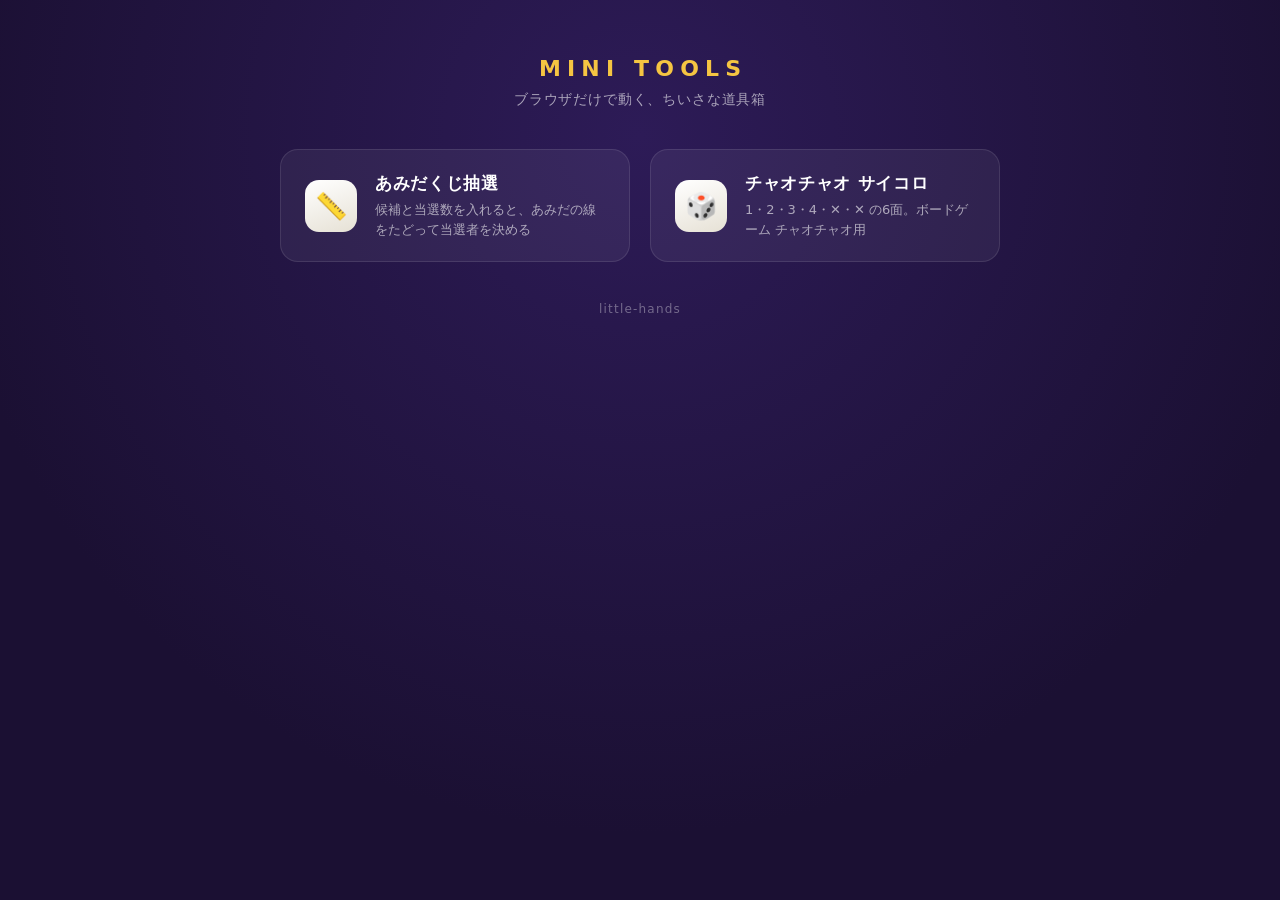
<file: index.html>
<!DOCTYPE html>
<html lang="ja">
<head>
<meta charset="UTF-8">
<meta name="viewport" content="width=device-width, initial-scale=1, viewport-fit=cover">
<title>mini tools</title>
<meta name="description" content="ブラウザだけで動く、ちいさな道具箱">
<meta name="theme-color" content="#1b1033">
<link rel="icon" href="data:image/svg+xml,<svg xmlns='http://www.w3.org/2000/svg' viewBox='0 0 100 100'><rect width='100' height='100' rx='22' fill='%23f5c542'/><text x='50' y='70' font-size='52' text-anchor='middle' font-family='sans-serif' fill='%231b1033'>%E2%9A%92</text></svg>">
<style>
  :root {
    --bg: #1b1033;
    --bg2: #2d1b57;
    --gold: #f5c542;
  }
  * { box-sizing: border-box; -webkit-tap-highlight-color: transparent; }
  html, body { min-height: 100%; margin: 0; }
  body {
    background: radial-gradient(circle at 50% 15%, var(--bg2), var(--bg) 70%);
    background-attachment: fixed;
    color: #fff;
    font-family: "Hiragino Kaku Gothic ProN", "Noto Sans JP", system-ui, sans-serif;
    display: flex;
    flex-direction: column;
    align-items: center;
    justify-content: center;
    gap: 40px;
    padding: 56px calc(24px + env(safe-area-inset-right)) calc(40px + env(safe-area-inset-bottom)) calc(24px + env(safe-area-inset-left));
  }

  header { text-align: center; }
  h1 {
    margin: 0;
    font-size: 22px;
    font-weight: 700;
    letter-spacing: .28em;
    text-indent: .28em;
    color: var(--gold);
  }
  .lead { margin: 10px 0 0; font-size: 14px; letter-spacing: .06em; opacity: .6; }

  .tools {
    display: grid;
    grid-template-columns: repeat(auto-fit, minmax(220px, 1fr));
    gap: 20px;
    width: 100%;
    max-width: 720px;
  }

  .card {
    display: flex;
    align-items: center;
    gap: 18px;
    padding: 22px 24px;
    border-radius: 18px;
    background: rgba(255,255,255,.06);
    border: 1px solid rgba(255,255,255,.1);
    color: inherit;
    text-decoration: none;
    transition: transform .15s ease, background .15s ease, border-color .15s ease;
  }
  .card:hover, .card:focus-visible {
    transform: translateY(-3px);
    background: rgba(255,255,255,.11);
    border-color: rgba(245,197,66,.5);
    outline: none;
  }
  .icon {
    flex: none;
    width: 52px;
    height: 52px;
    border-radius: 14px;
    background: linear-gradient(160deg, #fff, #e6e1d5);
    color: #1b1033;
    display: grid;
    place-items: center;
    font-size: 26px;
    font-weight: 800;
  }
  .name { display: block; font-size: 17px; font-weight: 700; letter-spacing: .04em; }
  .desc { display: block; margin-top: 5px; font-size: 13px; line-height: 1.5; opacity: .6; }

  footer { font-size: 12px; letter-spacing: .1em; opacity: .35; }
</style>
</head>
<body>
  <header>
    <h1>MINI TOOLS</h1>
    <p class="lead">ブラウザだけで動く、ちいさな道具箱</p>
  </header>

  <nav class="tools" id="tools"></nav>

  <footer>little-hands</footer>

<script>
  // ツールを増やすときはここに1行足す
  const TOOLS = [
    {
      path: 'amidakuji/',
      icon: '📏',
      name: 'あみだくじ抽選',
      desc: '候補と当選数を入れると、あみだの線をたどって当選者を決める',
    },
    {
      path: 'dice/',
      icon: '🎲',
      name: 'チャオチャオ サイコロ',
      desc: '1・2・3・4・✕・✕ の6面。ボードゲーム チャオチャオ用',
    },
  ];

  document.getElementById('tools').innerHTML = TOOLS.map(t => `
    <a class="card" href="${t.path}">
      <span class="icon" aria-hidden="true">${t.icon}</span>
      <span>
        <span class="name">${t.name}</span>
        <span class="desc">${t.desc}</span>
      </span>
    </a>
  `).join('');
</script>
</body>
</html>
</file>
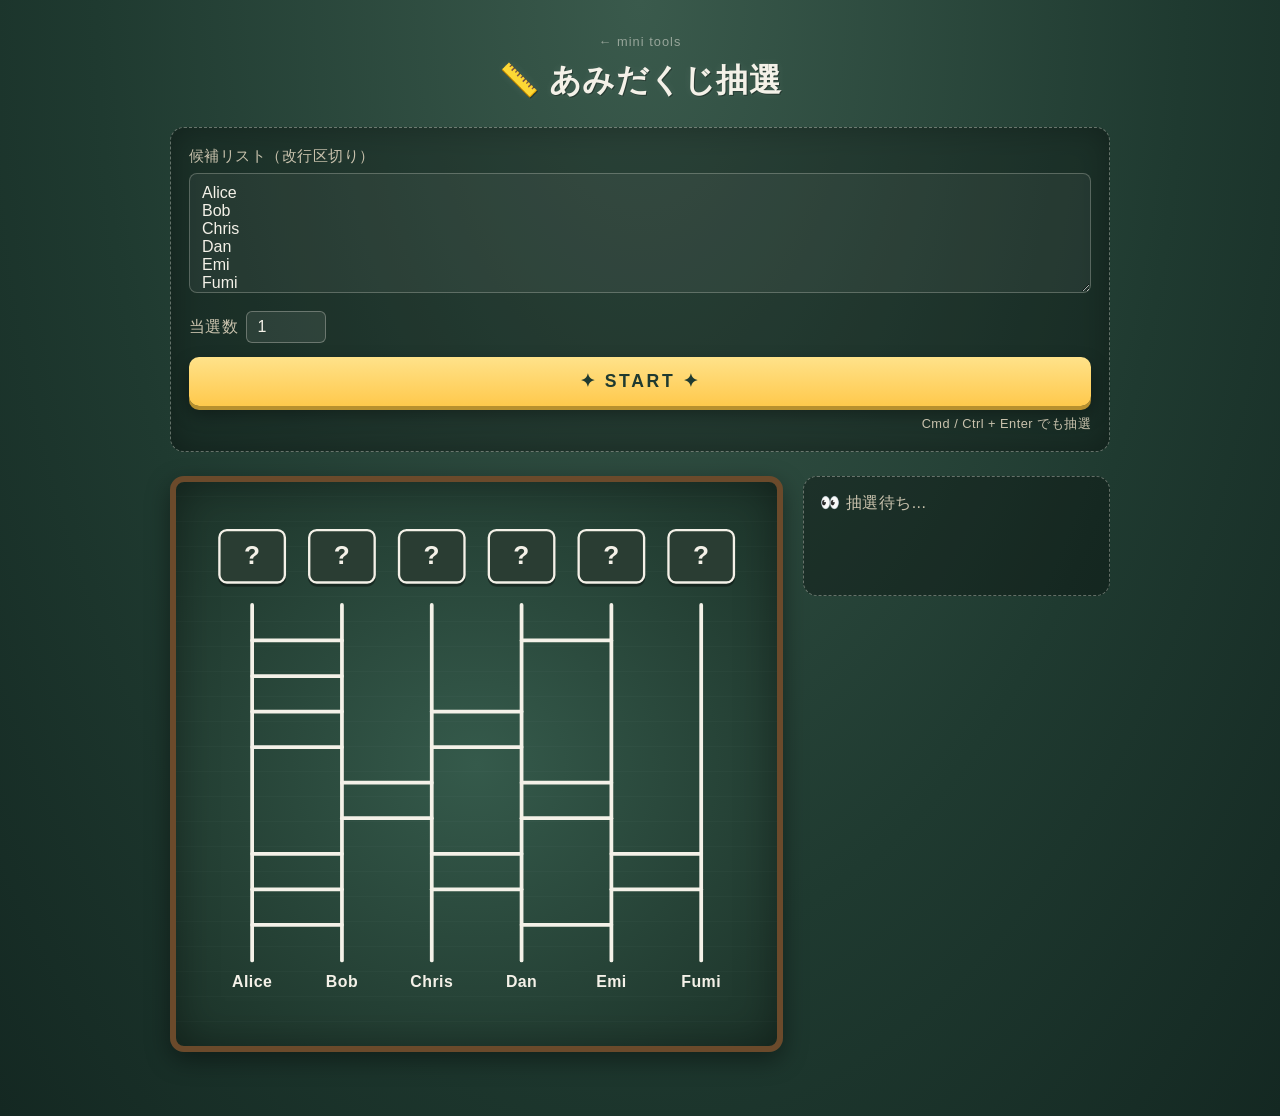
<file: amidakuji/index.html>
<!DOCTYPE html>
<html lang="ja">
<head>
<meta charset="UTF-8" />
<meta name="viewport" content="width=device-width, initial-scale=1.0" />
<title>あみだくじ抽選</title>
<link rel="stylesheet" href="style.css" />
<link rel="icon" href="data:image/svg+xml,%3Csvg xmlns='http://www.w3.org/2000/svg' viewBox='0 0 100 100'%3E%3Ctext y='.9em' font-size='90'%3E%F0%9F%93%8F%3C/text%3E%3C/svg%3E" />
</head>
<body>
  <main class="app">
    <header class="header">
      <a class="back-link" href="../">← mini tools</a>
      <h1>📏 あみだくじ抽選</h1>
    </header>

    <section class="panel">
      <label for="entries" class="label">候補リスト（改行区切り）</label>
      <textarea id="entries" rows="5" placeholder="A&#10;B&#10;C&#10;D&#10;E"></textarea>
      <div class="row">
        <label class="count-label">当選数 <input type="number" id="winnerCount" value="1" min="1" max="100" /></label>
      </div>
      <button id="drawBtn" type="button" class="draw-btn">✦ START ✦</button>
      <p class="hint">Cmd / Ctrl + Enter でも抽選</p>
    </section>

    <section class="stage">
      <div class="board-wrap">
        <svg id="amida" xmlns="http://www.w3.org/2000/svg"></svg>
      </div>
      <ul id="winners" class="winners"></ul>
    </section>
  </main>

  <script src="app.js"></script>
</body>
</html>
</file>
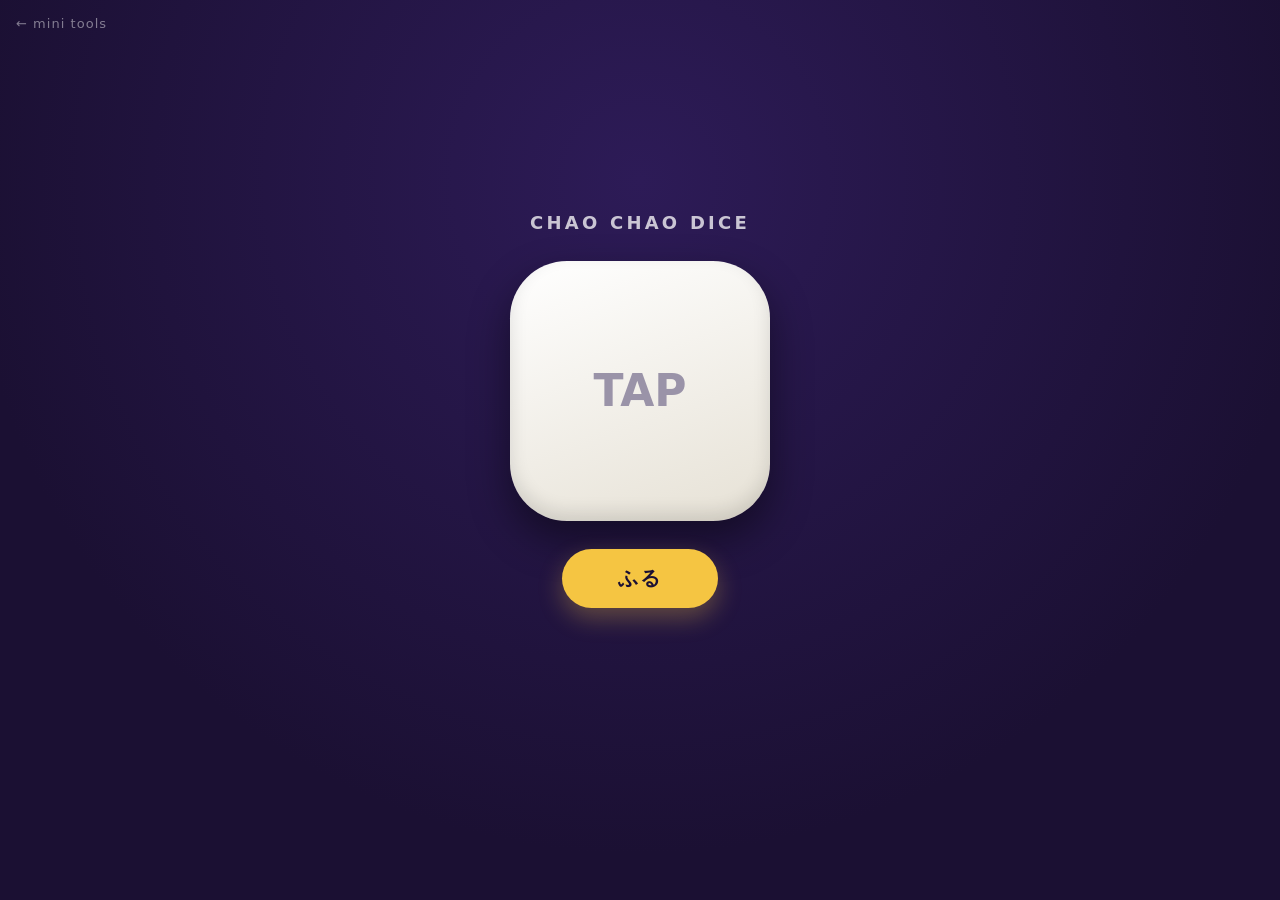
<file: dice/index.html>
<!DOCTYPE html>
<html lang="ja">
<head>
<meta charset="UTF-8">
<meta name="viewport" content="width=device-width, initial-scale=1, viewport-fit=cover">
<title>チャオチャオ サイコロ</title>
<meta name="description" content="チャオチャオのサイコロ（1・2・3・4・✕・✕）をふるだけのシンプルなツール">
<meta name="theme-color" content="#1b1033">
<link rel="icon" href="data:image/svg+xml,<svg xmlns='http://www.w3.org/2000/svg' viewBox='0 0 100 100'><rect width='100' height='100' rx='22' fill='%23f5c542'/><text x='50' y='72' font-size='62' text-anchor='middle' font-family='sans-serif' fill='%231b1033'>3</text></svg>">
<style>
  :root {
    --bg: #1b1033;
    --bg2: #2d1b57;
    --gold: #f5c542;
    --red: #ff5c6c;
    --ink: #1b1033;
  }
  * { box-sizing: border-box; -webkit-tap-highlight-color: transparent; }
  html, body { height: 100%; margin: 0; }
  body {
    background: radial-gradient(circle at 50% 20%, var(--bg2), var(--bg) 70%);
    color: #fff;
    font-family: "Hiragino Kaku Gothic ProN", "Noto Sans JP", system-ui, sans-serif;
    display: flex;
    flex-direction: column;
    align-items: center;
    justify-content: center;
    gap: 28px;
    padding: 24px calc(24px + env(safe-area-inset-right)) calc(24px + env(safe-area-inset-bottom)) calc(24px + env(safe-area-inset-left));
    user-select: none;
  }
  h1 { margin: 0; font-size: 18px; font-weight: 600; letter-spacing: .18em; opacity: .75; }

  .back-link {
    position: fixed;
    top: calc(16px + env(safe-area-inset-top));
    left: calc(16px + env(safe-area-inset-left));
    font-size: 13px;
    letter-spacing: .08em;
    color: inherit;
    text-decoration: none;
    opacity: .45;
  }
  .back-link:hover, .back-link:focus-visible { opacity: .9; }

  .die {
    width: min(62vw, 260px);
    aspect-ratio: 1;
    border-radius: 22%;
    background: linear-gradient(160deg, #fff, #e6e1d5);
    box-shadow: 0 18px 40px rgba(0,0,0,.45), inset 0 -8px 18px rgba(0,0,0,.12);
    display: grid;
    place-items: center;
    cursor: pointer;
    transition: transform .12s ease;
  }
  .die:active { transform: scale(.96); }
  .die.rolling { animation: shake .5s linear; }
  @keyframes shake {
    0%   { transform: rotate(0deg)   scale(1); }
    25%  { transform: rotate(-14deg) scale(1.06); }
    50%  { transform: rotate(12deg)  scale(.96); }
    75%  { transform: rotate(-8deg)  scale(1.04); }
    100% { transform: rotate(0deg)   scale(1); }
  }
  .face {
    font-size: min(34vw, 150px);
    font-weight: 800;
    line-height: 1;
    color: var(--ink);
  }
  .face.x { color: var(--red); }
  .face.idle { font-size: min(11vw, 44px); font-weight: 600; color: #9a93a8; }

  button {
    font: inherit;
    font-size: 20px;
    font-weight: 700;
    letter-spacing: .1em;
    color: var(--ink);
    background: var(--gold);
    border: none;
    border-radius: 999px;
    padding: 16px 56px;
    cursor: pointer;
    box-shadow: 0 10px 24px rgba(245,197,66,.3);
  }
  button:active { transform: translateY(2px); }
  button:disabled { opacity: .5; cursor: default; }

  .log { min-height: 24px; font-size: 14px; letter-spacing: .12em; opacity: .6; }
  .log b { color: var(--gold); font-weight: 700; }
  .log b.x { color: var(--red); }
</style>
</head>
<body>
  <a class="back-link" href="../">← mini tools</a>

  <h1>CHAO CHAO DICE</h1>

  <div class="die" id="die" role="button" tabindex="0" aria-label="サイコロをふる">
    <div class="face idle" id="face">TAP</div>
  </div>

  <button id="roll">ふる</button>

  <p class="log" id="log" aria-live="polite"></p>

<script>
  // 実物と同じ6面: 1・2・3・4・✕・✕（✕は2/6）
  const FACES = ['1', '2', '3', '4', '✕', '✕'];
  const HISTORY_MAX = 8;

  const dieEl = document.getElementById('die');
  const faceEl = document.getElementById('face');
  const rollBtn = document.getElementById('roll');
  const logEl = document.getElementById('log');
  const history = [];
  let rolling = false;

  // 剰余バイアスのない一様乱数
  function randomIndex(n) {
    const limit = Math.floor(0x100000000 / n) * n;
    const buf = new Uint32Array(1);
    let v;
    do { crypto.getRandomValues(buf); v = buf[0]; } while (v >= limit);
    return v % n;
  }

  function render(face) {
    faceEl.textContent = face;
    faceEl.className = 'face' + (face === '✕' ? ' x' : '');
  }

  function roll() {
    if (rolling) return;
    rolling = true;
    rollBtn.disabled = true;
    dieEl.classList.remove('rolling');
    void dieEl.offsetWidth; // アニメーションを再生し直すためのreflow
    dieEl.classList.add('rolling');

    // 転がっている間はランダムな面をパラパラ見せる
    const flip = setInterval(() => render(FACES[randomIndex(FACES.length)]), 60);

    setTimeout(() => {
      clearInterval(flip);
      const result = FACES[randomIndex(FACES.length)];
      render(result);
      history.unshift(result);
      if (history.length > HISTORY_MAX) history.pop();
      logEl.innerHTML = history
        .map(f => `<b class="${f === '✕' ? 'x' : ''}">${f}</b>`)
        .join(' <span style="opacity:.35">·</span> ');
      rolling = false;
      rollBtn.disabled = false;
    }, 500);
  }

  rollBtn.addEventListener('click', roll);
  dieEl.addEventListener('click', roll);
  dieEl.addEventListener('keydown', e => {
    if (e.key === 'Enter' || e.key === ' ') { e.preventDefault(); roll(); }
  });
  document.addEventListener('keydown', e => {
    if (e.key === ' ' && e.target === document.body) { e.preventDefault(); roll(); }
  });
</script>
</body>
</html>
</file>
<file: amidakuji/style.css>
:root {
  --board-bg: #2c4a3e;
  --board-bg-2: #1f3a30;
  --chalk: #f4f1e8;
  --chalk-dim: #c9c2ad;
  --line: #f4f1e8;
  --accent: #ffd166;
}

* { box-sizing: border-box; }

html, body {
  margin: 0;
  padding: 0;
  min-height: 100%;
  background:
    radial-gradient(ellipse at top, #3a5a4c 0%, #1f3a30 60%, #142822 100%);
  color: var(--chalk);
  font-family: "Yusei Magic", "Hiragino Maru Gothic ProN", "Hannari", "Comic Sans MS",
    "Helvetica Neue", Arial, sans-serif;
  letter-spacing: 0.03em;
}

.app {
  max-width: 980px;
  margin: 0 auto;
  padding: 32px 20px 64px;
}

.header {
  text-align: center;
  margin-bottom: 24px;
}

.back-link {
  display: inline-block;
  margin-bottom: 10px;
  font-size: 0.8rem;
  letter-spacing: 0.08em;
  color: inherit;
  text-decoration: none;
  opacity: 0.5;
}

.back-link:hover,
.back-link:focus-visible {
  opacity: 0.9;
}

.header h1 {
  font-size: 2rem;
  margin: 0;
  text-shadow: 1px 1px 0 #00000055, 0 0 8px #ffffff15;
}

.panel {
  background: rgba(0, 0, 0, 0.25);
  border: 1px dashed rgba(244, 241, 232, 0.35);
  border-radius: 14px;
  padding: 18px;
  margin-bottom: 24px;
  box-shadow: inset 0 0 30px rgba(0, 0, 0, 0.25);
}

.label {
  display: block;
  font-size: 0.95rem;
  margin-bottom: 6px;
  color: var(--chalk-dim);
}

textarea#entries {
  width: 100%;
  min-height: 120px;
  background: rgba(255, 255, 255, 0.05);
  color: var(--chalk);
  border: 1px solid rgba(244, 241, 232, 0.25);
  border-radius: 8px;
  padding: 10px 12px;
  font: inherit;
  resize: vertical;
}

textarea#entries:focus { outline: 2px solid var(--accent); }

.row {
  display: flex;
  align-items: center;
  gap: 16px;
  margin: 14px 0;
}

.count-label {
  display: inline-flex;
  align-items: center;
  gap: 8px;
  color: var(--chalk-dim);
}

input#winnerCount {
  width: 80px;
  padding: 6px 10px;
  background: rgba(255, 255, 255, 0.08);
  color: var(--chalk);
  border: 1px solid rgba(244, 241, 232, 0.3);
  border-radius: 6px;
  font: inherit;
}

.draw-btn {
  width: 100%;
  padding: 14px 20px;
  font-size: 1.1rem;
  font-weight: bold;
  letter-spacing: 0.15em;
  color: #1f3a30;
  background: linear-gradient(180deg, #ffe28a 0%, #ffc94c 100%);
  border: none;
  border-radius: 10px;
  cursor: pointer;
  box-shadow: 0 4px 0 #b8902e, 0 8px 18px rgba(0, 0, 0, 0.35);
  transition: transform 0.05s ease, box-shadow 0.05s ease;
}

.draw-btn:hover { filter: brightness(1.05); }
.draw-btn:active {
  transform: translateY(3px);
  box-shadow: 0 1px 0 #b8902e, 0 4px 10px rgba(0, 0, 0, 0.35);
}
.draw-btn:disabled {
  opacity: 0.55;
  cursor: not-allowed;
  filter: grayscale(0.3);
}

.hint {
  margin: 10px 0 0;
  font-size: 0.8rem;
  color: var(--chalk-dim);
  text-align: right;
}

.stage {
  display: grid;
  grid-template-columns: 2fr 1fr;
  gap: 20px;
  align-items: start;
}

.board-wrap {
  background:
    repeating-linear-gradient(
      0deg,
      transparent 0 24px,
      rgba(255, 255, 255, 0.02) 24px 25px
    ),
    radial-gradient(ellipse at center, #355a4b 0%, #1c3329 100%);
  border-radius: 14px;
  padding: 20px;
  border: 6px solid #6b4a2b;
  box-shadow: inset 0 0 40px rgba(0, 0, 0, 0.35), 0 8px 24px rgba(0, 0, 0, 0.4);
  overflow: hidden;
}

#amida {
  display: block;
  width: 100%;
  height: auto;
}

#amida text {
  fill: var(--chalk);
  font-family: inherit;
  font-size: 16px;
  text-anchor: middle;
  user-select: none;
}

#amida .v-line { stroke: var(--line); stroke-width: 4; stroke-linecap: round; }
#amida .h-line { stroke: var(--line); stroke-width: 4; stroke-linecap: round; }
#amida .trail {
  fill: none;
  stroke-width: 4;
  stroke-linecap: round;
  stroke-linejoin: round;
  opacity: 0.7;
}
#amida .ball {
  filter: drop-shadow(0 0 6px rgba(255, 255, 255, 0.5));
}

/* カード（上端の隠された当たり/ハズレ） */
#amida .card { transform-box: fill-box; transform-origin: center; }
#amida .card .card-rect {
  fill: #2a3d33;
  stroke: var(--chalk);
  stroke-width: 2.5;
  filter: drop-shadow(0 3px 0 rgba(0,0,0,0.4));
  transition: fill 0.25s ease, stroke 0.25s ease;
}
#amida .card.opened .card-rect { fill: #4a5a4f; }
#amida .card.opened.prize .card-rect {
  fill: var(--accent);
  stroke: #fff;
  filter: drop-shadow(0 0 12px var(--accent));
  animation: pulse 1.6s ease-in-out infinite;
}
@keyframes pulse {
  0%, 100% { filter: drop-shadow(0 0 8px var(--accent)); }
  50%      { filter: drop-shadow(0 0 18px var(--accent)); }
}
#amida .card-q {
  fill: var(--chalk);
  font-size: 28px;
  font-weight: bold;
  text-anchor: middle;
  user-select: none;
}
#amida .card-result {
  fill: var(--chalk);
  font-size: 16px;
  font-weight: bold;
  text-anchor: middle;
  user-select: none;
}
#amida .card.opened.prize .card-result { fill: #1f3a30; }

/* フリップ演出: scaleX で表→裏に切り替え */
#amida .card.flipping {
  animation: flip 0.44s ease-in-out;
}
@keyframes flip {
  0%   { transform: scaleX(1); }
  50%  { transform: scaleX(0); }
  100% { transform: scaleX(1); }
}

/* 下の名前ラベル */
#amida .name-label { font-weight: bold; font-size: 17px; }

/* 当選名のハロー */
#amida .name-halo {
  opacity: 0.35;
  animation: halo 0.6s ease-out;
}
@keyframes halo {
  0%   { r: 8; opacity: 0; }
  60%  { r: 36; opacity: 0.55; }
  100% { r: 28; opacity: 0.35; }
}

.winners {
  list-style: none;
  margin: 0;
  padding: 16px;
  background: rgba(0, 0, 0, 0.3);
  border-radius: 14px;
  border: 1px dashed rgba(244, 241, 232, 0.35);
  min-height: 120px;
}
.winners:empty::before {
  content: "👀 抽選待ち...";
  color: var(--chalk-dim);
}
.winners li {
  padding: 10px 12px;
  margin: 6px 0;
  background: rgba(255, 255, 255, 0.08);
  border-left: 5px solid var(--accent);
  border-radius: 6px;
  font-size: 1.05rem;
  animation: pop 0.3s ease;
}

@keyframes pop {
  0%   { transform: scale(0.6); opacity: 0; }
  60%  { transform: scale(1.08); opacity: 1; }
  100% { transform: scale(1); }
}

@media (max-width: 720px) {
  .stage { grid-template-columns: 1fr; }
  .header h1 { font-size: 1.5rem; }
}
</file>
